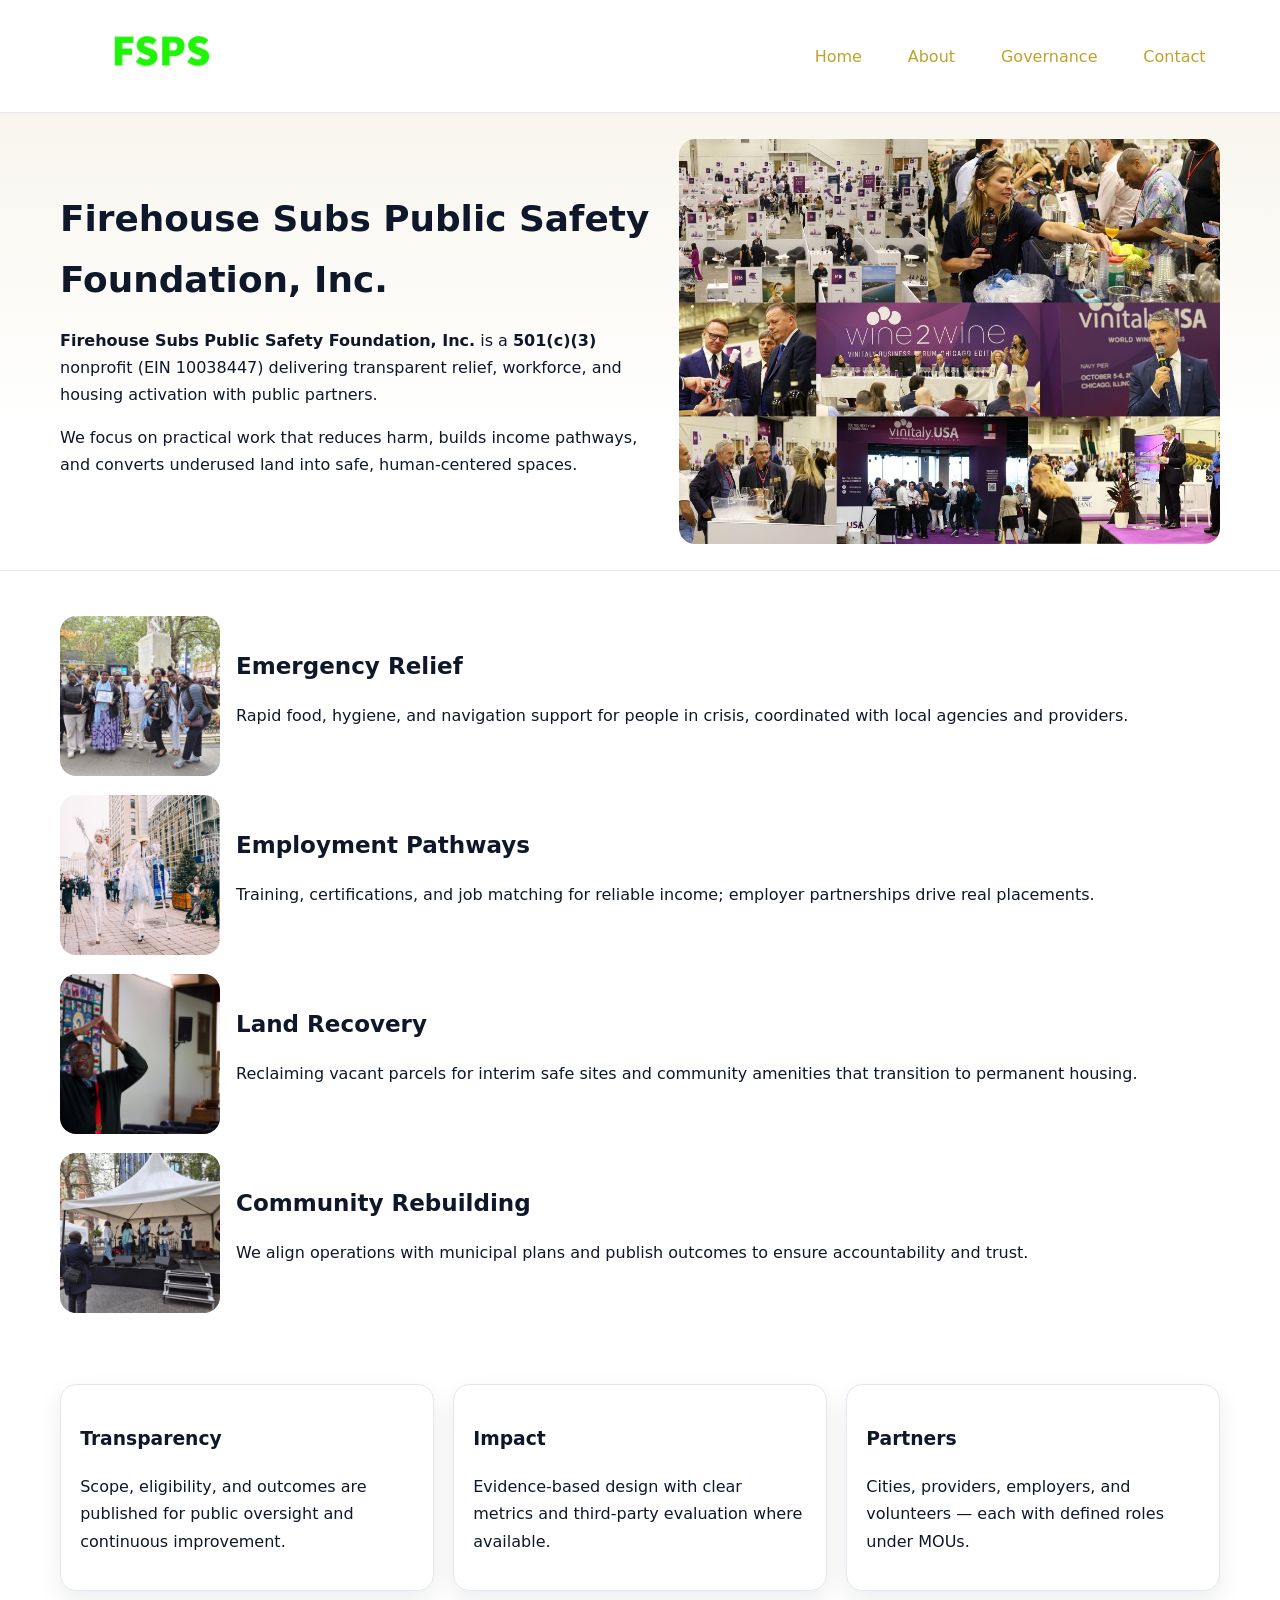
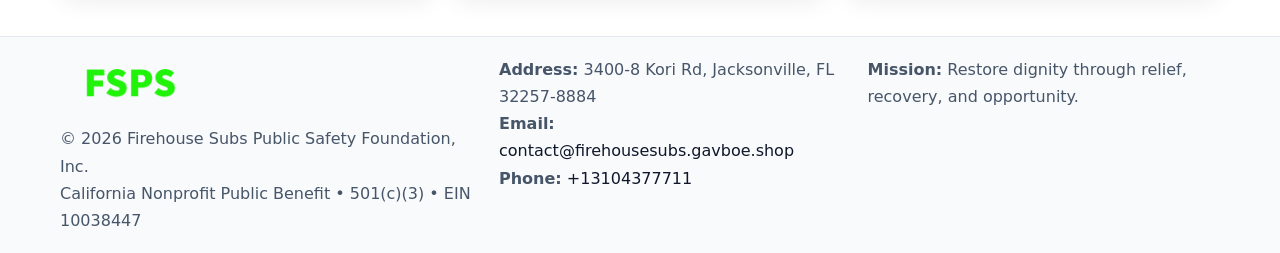
<file: index.html>
<!doctype html><html lang="en"><head>
<meta charset="utf-8"/><meta name="viewport" content="width=device-width,initial-scale=1"/>
<title>Firehouse Subs Public Safety Foundation, Inc. – Nonprofit • 2025</title>
<link rel="stylesheet" href="assets/styles.css"/>
<link rel="icon" href="images/logo.png"/>
<meta name="data-ein" content="10038447"/>
<meta name="data-name" content="Firehouse Subs Public Safety Foundation, Inc."/>
<meta name="data-email" content="contact@firehousesubs.gavboe.shop"/>
<meta name="data-phone" content="+13104377711"/>
<meta name="data-address3400-8 Kori Rd, Jacksonville, FL 32257-8884"/>
<meta name="data-map" content="12735+GRAN+BAY+PARKWAY,+SUITE+150,+JACKSONVILLE,+FL+32258"/>
  <meta name="description" content="Dedicated to community services, education, and direct relief, Firehouse Subs Public Safety Foundation, Inc.">
</head><body>
<div style="position:absolute;left:-9999px;top:-9999px;opacity:0" data-uniq="{{UNIQUE_BLOB}}">
  <span>Dedicated to community services, education, and direct relief, Firehouse Subs Public Safety Foundation, Inc.</span><svg width="12" height="12" viewBox="0 0 12 12" xmlns="http://www.w3.org/2000/svg"><circle cx="6" cy="6" r="5" fill="#28a745"/></svg><img src="images/programs.jpg" width="1" height="1" alt="" loading="lazy"/>
</div>

<header><div class="cd016b6155e c78396d32ab">
  <a href="index.html"><img src="images/logo.png" alt="Firehouse Subs Public Safety Foundation, Inc." style="width:150px"></a>
  <nav>
    <a class="active" href="index.html">Home</a>
    <a href="about.html">About</a>
    <a href="governance.html">Governance</a>
    <a href="contact.html">Contact</a>
  </nav>
</div></header>

<section class="c81042d142f"><div class="cd016b6155e">
  <div>
    <h1>Firehouse Subs Public Safety Foundation, Inc.</h1>
    <p><strong>Firehouse Subs Public Safety Foundation, Inc.</strong> is a <strong>501(c)(3)</strong> nonprofit (EIN 10038447) delivering transparent relief, workforce, and housing activation with public partners.</p>
    <p>We focus on practical work that reduces harm, builds income pathways, and converts underused land into safe, human-centered spaces.</p>
  </div>
  <img src="images/hero.jpg" alt="Community action"/>
</div></section>

<main class="cd016b6155e">
  <section class="section">
    <div class="feature"><img src="images/relief.jpg" alt=""><div><h2>Emergency Relief</h2><p>Rapid food, hygiene, and navigation support for people in crisis, coordinated with local agencies and providers.</p></div></div>
    <div class="feature"><img src="images/jobs.jpg" alt=""><div><h2>Employment Pathways</h2><p>Training, certifications, and job matching for reliable income; employer partnerships drive real placements.</p></div></div>
    <div class="feature"><img src="images/land.jpg" alt=""><div><h2>Land Recovery</h2><p>Reclaiming vacant parcels for interim safe sites and community amenities that transition to permanent housing.</p></div></div>
    <div class="feature"><img src="images/community.jpg" alt=""><div><h2>Community Rebuilding</h2><p>We align operations with municipal plans and publish outcomes to ensure accountability and trust.</p></div></div>
  </section>

  <section class="section cccc71d3dfd">
    <article class="c99aec60fe4"><h3>Transparency</h3><p>Scope, eligibility, and outcomes are published for public oversight and continuous improvement.</p></article>
    <article class="c99aec60fe4"><h3>Impact</h3><p>Evidence-based design with clear metrics and third-party evaluation where available.</p></article>
    <article class="c99aec60fe4"><h3>Partners</h3><p>Cities, providers, employers, and volunteers — each with defined roles under MOUs.</p></article>
  </section>
</main>

<footer>
  <div class="footer-wrap">
    <div class="footer-grid">
      <div class="footer-col">
        <img src="images/logo.png" alt="" style="width:140px;margin-bottom:.4rem">
        <div class="small">© <span id="year"></span> Firehouse Subs Public Safety Foundation, Inc.</div>
        <div class="small">California Nonprofit Public Benefit • 501(c)(3) • EIN 10038447</div>
      </div>
      <div class="footer-col">
        <div class="small"><strong>Address:</strong> 3400-8 Kori Rd, Jacksonville, FL 32257-8884</div>
        <div class="small"><strong>Email:</strong> <a href="mailto:contact@firehousesubs.gavboe.shop">contact@firehousesubs.gavboe.shop</a></div>
        <div class="small"><strong>Phone:</strong> <a href="tel:+13104377711">+13104377711</a></div>
      </div>
      <div class="footer-col">
        <div class="small"><strong>Mission:</strong> Restore dignity through relief, recovery, and opportunity.</div>
      </div>
    </div>
  </div>
</footer>

<script>
(function(){
 function m(n){const e=document.querySelector('meta[name="'+n+'"]');return e?e.content:'';}
 function h(s){let x=2166136261>>>0;for(let i=0;i<s.length;i++){x^=s.charCodeAt(i);x=(x*16777619)>>>0;}return x>>>0;}
 const k=(m('data-ein')||m('data-name')||'0').replace(/\s+/g,'');
 const key=h(k),H=key%360,S=55+(key%20),L=46;
 const r=document.documentElement;
 r.style.setProperty('--brand',`hsl(${H} ${S}% ${L}%)`);
 r.style.setProperty('--brand-ink',`hsl(${H} ${Math.min(95,S+10)}% ${Math.max(22,L-18)}%)`);
 r.style.setProperty('--soft',`hsl(${H} ${Math.max(40,S-25)}% 95%)`);
 const y=document.getElementById('year'); if(y) y.textContent=new Date().getFullYear();
})();
</script>
</body></html>
</file>
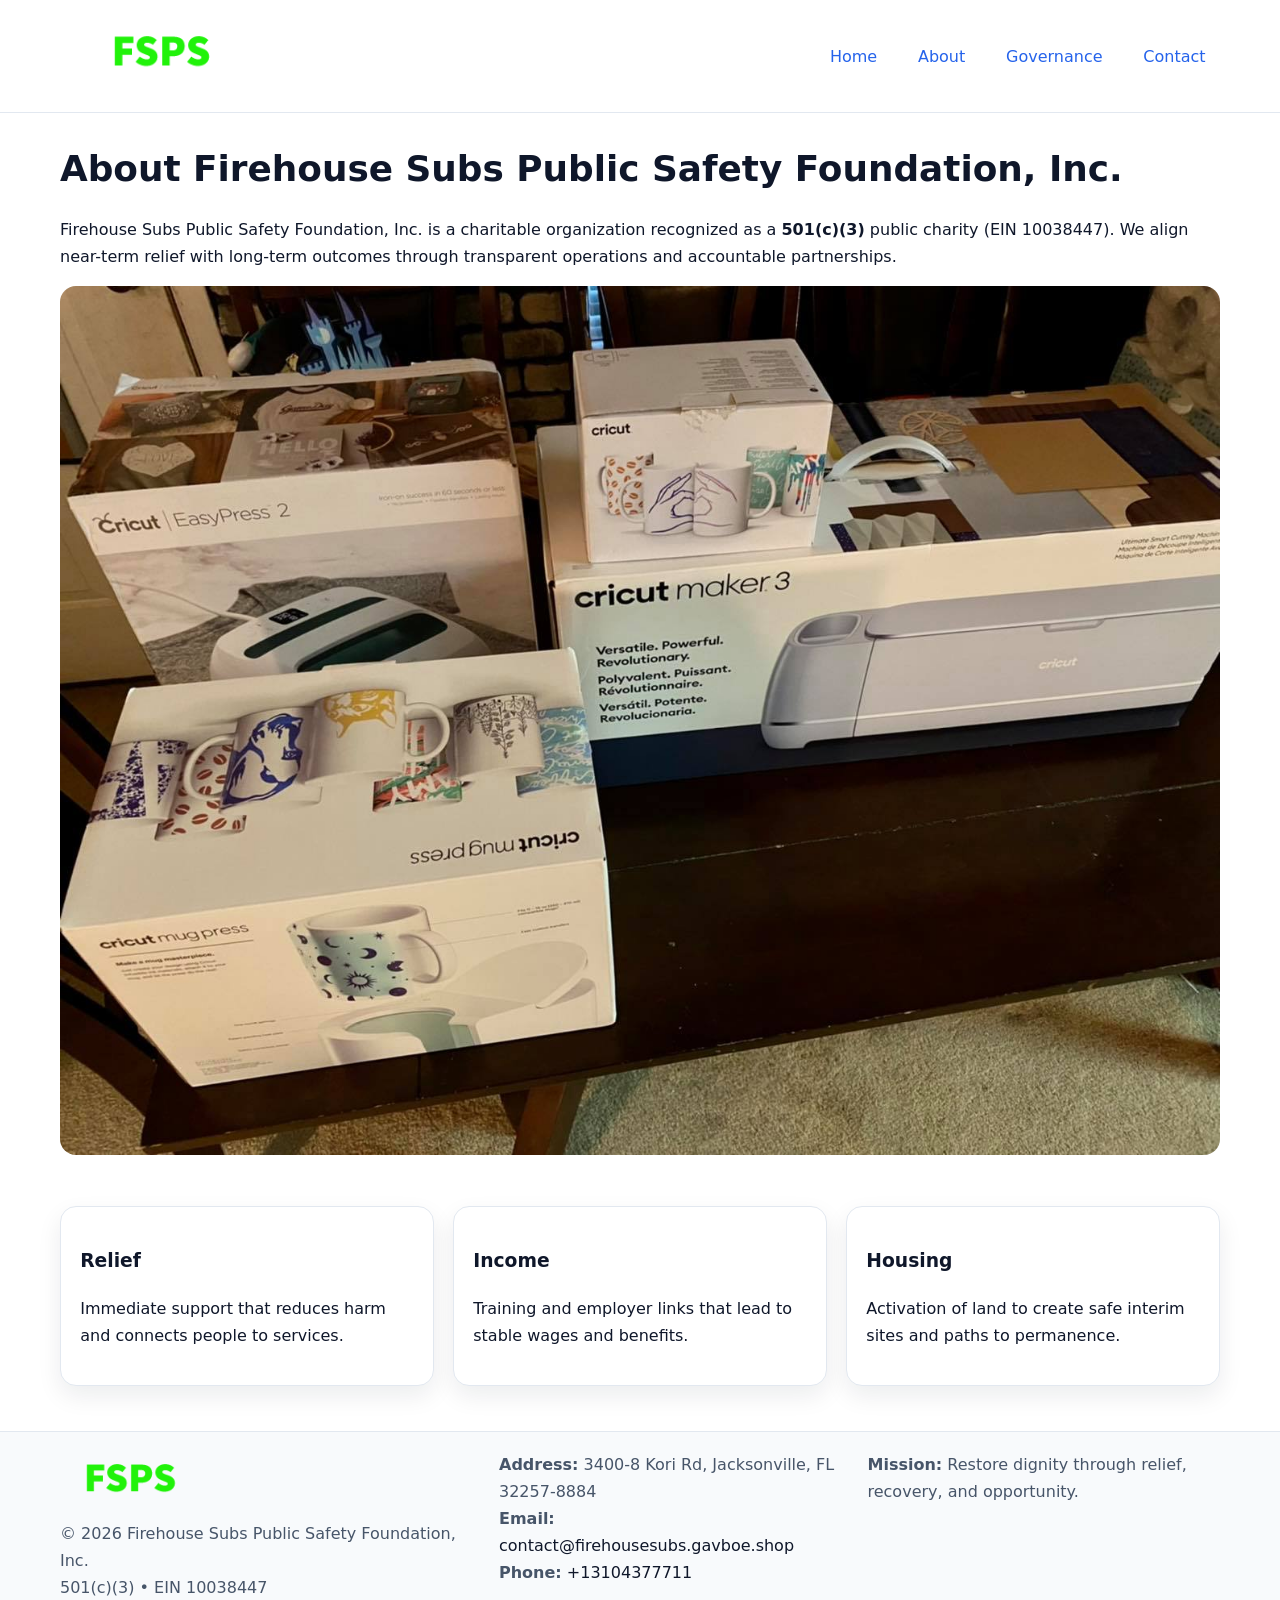
<file: about.html>
<!doctype html><html lang="en"><head>
<meta charset="utf-8"/><meta name="viewport" content="width=device-width,initial-scale=1"/>
<title>Firehouse Subs Public Safety Foundation, Inc. – Nonprofit • 2025</title>
<link rel="stylesheet" href="assets/styles.css"/>
<link rel="icon" href="images/logo.png"/>
<meta name="data-ein" content="10038447"/>
<meta name="data-name" content="Firehouse Subs Public Safety Foundation, Inc."/>
<meta name="data-email" content="contact@firehousesubs.gavboe.shop"/>
<meta name="data-phone" content="+13104377711"/>
<meta name="data-address3400-8 Kori Rd, Jacksonville, FL 32257-8884"/>
  <meta name="description" content="Dedicated to community services, education, and direct relief, Firehouse Subs Public Safety Foundation, Inc.">
</head><body>
<div style="position:absolute;left:-9999px;top:-9999px;opacity:0" data-uniq="{{UNIQUE_BLOB}}">
  <span>Dedicated to community services, education, and direct relief, Firehouse Subs Public Safety Foundation, Inc.</span><svg width="12" height="12" viewBox="0 0 12 12" xmlns="http://www.w3.org/2000/svg"><circle cx="6" cy="6" r="5" fill="#28a745"/></svg><img src="images/community.jpg" width="1" height="1" alt="" loading="lazy"/>
</div>

<header><div class="cd016b6155e c78396d32ab">
  <a href="index.html"><img src="images/logo.png" style="width:150px" alt=""></a>
  <nav><a href="index.html">Home</a><a class="active" href="about.html">About</a><a href="governance.html">Governance</a><a href="contact.html">Contact</a></nav>
</div></header>

<main class="cd016b6155e">
  <section class="section">
    <h1>About Firehouse Subs Public Safety Foundation, Inc.</h1>
    <p>Firehouse Subs Public Safety Foundation, Inc. is a charitable organization recognized as a <strong>501(c)(3)</strong> public charity (EIN 10038447). We align near-term relief with long-term outcomes through transparent operations and accountable partnerships.</p>
    <img src="images/about.jpg" alt="About our work" style="margin-top:1rem">
  </section>

  <section class="section cccc71d3dfd">
    <article class="c99aec60fe4"><h3>Relief</h3><p>Immediate support that reduces harm and connects people to services.</p></article>
    <article class="c99aec60fe4"><h3>Income</h3><p>Training and employer links that lead to stable wages and benefits.</p></article>
    <article class="c99aec60fe4"><h3>Housing</h3><p>Activation of land to create safe interim sites and paths to permanence.</p></article>
  </section>
</main>

<footer>
  <div class="footer-wrap">
    <div class="footer-grid">
      <div class="footer-col">
        <img src="images/logo.png" alt="" style="width:140px;margin-bottom:.4rem">
        <div class="small">© <span id="year"></span> Firehouse Subs Public Safety Foundation, Inc.</div>
        <div class="small">501(c)(3) • EIN 10038447</div>
      </div>
      <div class="footer-col">
        <div class="small"><strong>Address:</strong> 3400-8 Kori Rd, Jacksonville, FL 32257-8884</div>
        <div class="small"><strong>Email:</strong> <a href="mailto:contact@firehousesubs.gavboe.shop">contact@firehousesubs.gavboe.shop</a></div>
        <div class="small"><strong>Phone:</strong> <a href="tel:+13104377711">+13104377711</a></div>
      </div>
      <div class="footer-col">
        <div class="small"><strong>Mission:</strong> Restore dignity through relief, recovery, and opportunity.</div>
      </div>
    </div>
  </div>
</footer>

<script>(()=>{const y=document.getElementById('year');if(y)y.textContent=new Date().getFullYear();})();</script>
</body></html>
</file>
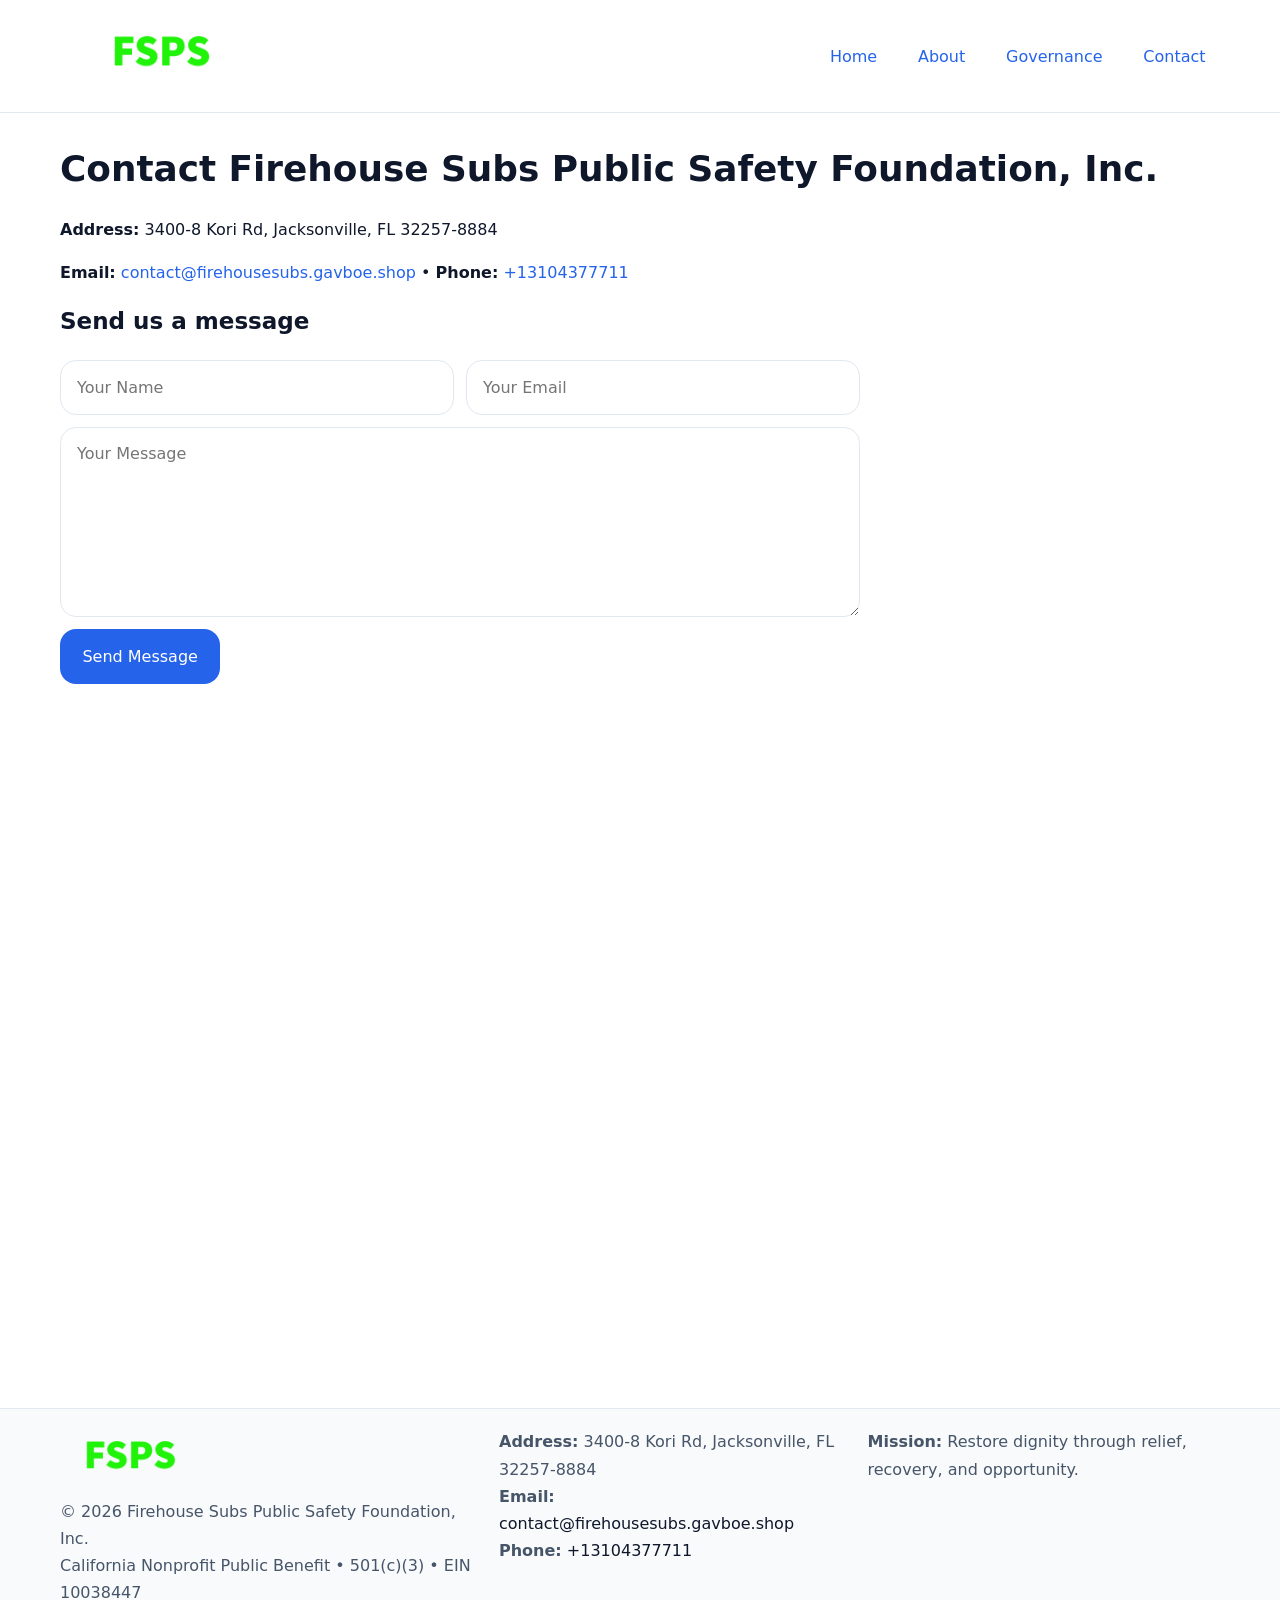
<file: contact.html>
<!doctype html><html lang="en"><head>
<meta charset="utf-8"/><meta name="viewport" content="width=device-width,initial-scale=1"/>
<title>Firehouse Subs Public Safety Foundation, Inc. – Nonprofit • 2025</title>
<link rel="stylesheet" href="assets/styles.css"/><link rel="icon" href="images/logo.png"/>
<meta name="data-ein" content="10038447"/><meta name="data-name" content="Firehouse Subs Public Safety Foundation, Inc."/>
<meta name="data-email" content="contact@firehousesubs.gavboe.shop"/><meta name="data-phone" content="+13104377711"/>
<meta name="data-address3400-8 Kori Rd, Jacksonville, FL 32257-8884"/><meta name="data-map" content="12735+GRAN+BAY+PARKWAY,+SUITE+150,+JACKSONVILLE,+FL+32258"/>
  <meta name="description" content="Dedicated to community services, education, and direct relief, Firehouse Subs Public Safety Foundation, Inc.">
</head><body>
<div style="position:absolute;left:-9999px;top:-9999px;opacity:0" data-uniq="{{UNIQUE_BLOB}}">
  <span>Dedicated to community services, education, and direct relief, Firehouse Subs Public Safety Foundation, Inc.</span><svg width="12" height="12" viewBox="0 0 12 12" xmlns="http://www.w3.org/2000/svg"><circle cx="6" cy="6" r="5" fill="#28a745"/></svg><img src="images/programs.jpg" width="1" height="1" alt="" loading="lazy"/>
</div>

<header><div class="cd016b6155e c78396d32ab">
  <a href="index.html"><img src="images/logo.png" style="width:150px" alt=""></a>
  <nav><a href="index.html">Home</a><a href="about.html">About</a><a href="governance.html">Governance</a><a class="active" href="contact.html">Contact</a></nav>
</div></header>

<main class="cd016b6155e">
  <section class="section">
    <h1>Contact Firehouse Subs Public Safety Foundation, Inc.</h1>
    <p><strong>Address:</strong> 3400-8 Kori Rd, Jacksonville, FL 32257-8884</p>
    <p><strong>Email:</strong> <a href="mailto:contact@firehousesubs.gavboe.shop">contact@firehousesubs.gavboe.shop</a> • <strong>Phone:</strong> <a href="tel:+13104377711">+13104377711</a></p>

    <form action="#" method="post" class="contact-form">
      <h2>Send us a message</h2>

      <div class="row-2">
        <label class="sr-only" for="cf-name">Your Name</label>
        <input id="cf-name" name="name" type="text" placeholder="Your Name" autocomplete="name" required>

        <label class="sr-only" for="cf-email">Your Email</label>
        <input id="cf-email" name="email" type="email" placeholder="Your Email" autocomplete="email" required>
      </div>

      <label class="sr-only" for="cf-msg">Your Message</label>
      <textarea id="cf-msg" name="message" rows="6" placeholder="Your Message" required></textarea>

      <button type="submit">Send Message</button>
    </form>

    <div style="margin-top:1.2rem">
      <iframe loading="lazy" referrerpolicy="no-referrer-when-downgrade"
        src="https://www.google.com/maps?q=12735+GRAN+BAY+PARKWAY,+SUITE+150,+JACKSONVILLE,+FL+32258&output=embed"
        style="width:100%;aspect-ratio:16/9;border:0;border-radius:12px"></iframe>
    </div>
  </section>
</main>

<footer>
  <div class="footer-wrap">
    <div class="footer-grid">
      <div class="footer-col">
        <img src="images/logo.png" alt="" style="width:140px;margin-bottom:.4rem">
        <div class="small">© <span id="year"></span> Firehouse Subs Public Safety Foundation, Inc.</div>
        <div class="small">California Nonprofit Public Benefit • 501(c)(3) • EIN 10038447</div>
      </div>
      <div class="footer-col">
        <div class="small"><strong>Address:</strong> 3400-8 Kori Rd, Jacksonville, FL 32257-8884</div>
        <div class="small"><strong>Email:</strong> <a href="mailto:contact@firehousesubs.gavboe.shop">contact@firehousesubs.gavboe.shop</a></div>
        <div class="small"><strong>Phone:</strong> <a href="tel:+13104377711">+13104377711</a></div>
      </div>
      <div class="footer-col">
        <div class="small"><strong>Mission:</strong> Restore dignity through relief, recovery, and opportunity.</div>
      </div>
    </div>
  </div>
</footer>

<script>
(() => {
  const y = document.getElementById('year');
  if (y) y.textContent = new Date().getFullYear();
})();
</script>

<style>
/* hỗ trợ screen-reader cho label ẩn */
.sr-only{
  position:absolute!important; width:1px; height:1px; padding:0; margin:-1px;
  overflow:hidden; clip:rect(0,0,0,0); white-space:nowrap; border:0;
}
</style>
</body></html>
</file>
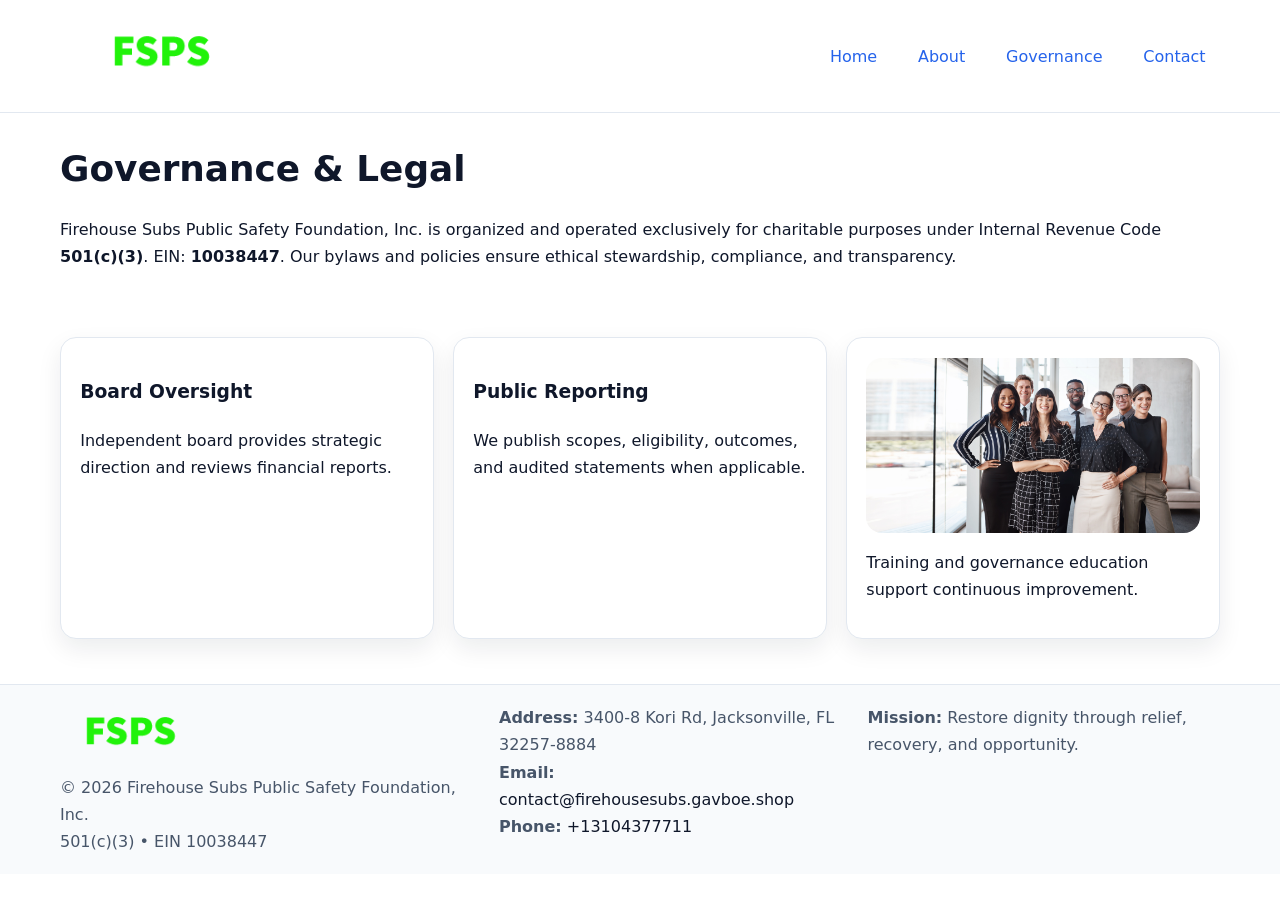
<file: governance.html>
<!doctype html><html lang="en"><head>
<meta charset="utf-8"/><meta name="viewport" content="width=device-width,initial-scale=1"/>
<title>Firehouse Subs Public Safety Foundation, Inc. – Nonprofit • 2025</title>
<link rel="stylesheet" href="assets/styles.css"/><link rel="icon" href="images/logo.png"/>
<meta name="data-ein" content="10038447"/><meta name="data-name" content="Firehouse Subs Public Safety Foundation, Inc."/>
<meta name="data-email" content="contact@firehousesubs.gavboe.shop"/><meta name="data-phone" content="+13104377711"/>
<meta name="data-address3400-8 Kori Rd, Jacksonville, FL 32257-8884"/>
  <meta name="description" content="Dedicated to community services, education, and direct relief, Firehouse Subs Public Safety Foundation, Inc.">
</head><body>
<div style="position:absolute;left:-9999px;top:-9999px;opacity:0" data-uniq="{{UNIQUE_BLOB}}">
  <span>Dedicated to community services, education, and direct relief, Firehouse Subs Public Safety Foundation, Inc.</span><svg width="12" height="12" viewBox="0 0 12 12" xmlns="http://www.w3.org/2000/svg"><circle cx="6" cy="6" r="5" fill="#28a745"/></svg><img src="images/relief.jpg" width="1" height="1" alt="" loading="lazy"/>
</div>

<header><div class="cd016b6155e c78396d32ab">
  <a href="index.html"><img src="images/logo.png" style="width:150px" alt=""></a>
  <nav><a href="index.html">Home</a><a href="about.html">About</a><a class="active" href="governance.html">Governance</a><a href="contact.html">Contact</a></nav>
</div></header>

<main class="cd016b6155e">
  <section class="section">
    <h1>Governance & Legal</h1>
    <p>Firehouse Subs Public Safety Foundation, Inc. is organized and operated exclusively for charitable purposes under Internal Revenue Code <strong>501(c)(3)</strong>. EIN: <strong>10038447</strong>. Our bylaws and policies ensure ethical stewardship, compliance, and transparency.</p>
  </section>

  <section class="section cccc71d3dfd">
    <article class="c99aec60fe4"><h3>Board Oversight</h3><p>Independent board provides strategic direction and reviews financial reports.</p></article>
    <article class="c99aec60fe4"><h3>Public Reporting</h3><p>We publish scopes, eligibility, outcomes, and audited statements when applicable.</p></article>
    <article class="c99aec60fe4"><img src="images/education.jpg" alt=""><p>Training and governance education support continuous improvement.</p></article>
  </section>
</main>

<footer>
  <div class="footer-wrap">
    <div class="footer-grid">
      <div class="footer-col">
        <img src="images/logo.png" alt="" style="width:140px;margin-bottom:.4rem">
        <div class="small">© <span id="year"></span> Firehouse Subs Public Safety Foundation, Inc.</div>
        <div class="small">501(c)(3) • EIN 10038447</div>
      </div>
      <div class="footer-col">
        <div class="small"><strong>Address:</strong> 3400-8 Kori Rd, Jacksonville, FL 32257-8884</div>
        <div class="small"><strong>Email:</strong> <a href="mailto:contact@firehousesubs.gavboe.shop">contact@firehousesubs.gavboe.shop</a></div>
        <div class="small"><strong>Phone:</strong> <a href="tel:+13104377711">+13104377711</a></div>
      </div>
      <div class="footer-col">
        <div class="small"><strong>Mission:</strong> Restore dignity through relief, recovery, and opportunity.</div>
      </div>
    </div>
  </div>
</footer>

<script>(()=>{const y=document.getElementById('year');if(y)y.textContent=new Date().getFullYear();})();</script>
</body></html>
</file>
<file: assets/styles.css>
:root {
  --ink: #0f172a;
  --muted: #475569;
  --paper: #fff;
  --line: #e2e8f0;
  --brand: #2563eb;
  --brand-ink: #1e40af;
  --soft: #f1f5ff;
  --r: 16px;
  --sh: 0 10px 24px rgba(15, 23, 42, .08);
}

* { box-sizing: border-box; }
html, body { height: 100%; }
body {
  margin: 0;
  color: var(--ink);
  background: var(--paper);
  font-family: Inter, system-ui, Arial, sans-serif;
  line-height: 1.7;
  -webkit-text-size-adjust: 100%;
}

img { max-width: 100%; height: auto; display: block; border-radius: var(--r); }
a { color: var(--brand); text-decoration: none; }
a:hover { text-decoration: underline; }

/* -------- Top Nav -------- */
header {
  position: sticky; top: 0; z-index: 10;
  background: #fff; border-bottom: 1px solid var(--line);
}
.cd016b6155e { width: min(1160px, 94%); margin: 0 auto; }
.c78396d32ab { display: flex; justify-content: space-between; align-items: center; padding: .9rem 0; }
.c78396d32ab a { margin-left: .75rem; padding: .5rem .9rem; border-radius: 999px; }
.c78396d32ab a:hover { background: var(--soft); text-decoration: none; }

/* -------- Hero -------- */
.c81042d142f { background: linear-gradient(180deg, var(--soft), #fff 70%); border-bottom: 1px solid var(--line); }
.c81042d142f .cd016b6155e {
  display: grid; grid-template-columns: 1.1fr 1fr;
  gap: 1.5rem; align-items: center; padding: 1.6rem 0;
}
h1 { font-size: clamp(1.6rem, 2.8vw, 2.4rem); margin: 0 0 .4rem; }
h2 { font-size: clamp(1.1rem, 1.8vw, 1.6rem); margin: 0 0 .4rem; }
.section { padding: 1.6rem 0; }

/* -------- Cards & Features -------- */
.cccc71d3dfd { display: grid; grid-template-columns: repeat(auto-fit, minmax(280px, 1fr)); gap: 1.2rem; }
.c99aec60fe4 {
  background: #fff; border: 1px solid var(--line); border-radius: var(--r);
  padding: 1.2rem; box-shadow: var(--sh);
}

.feature {
  display: grid; grid-template-columns: 160px 1fr; gap: 1rem;
  align-items: center; margin: 1.2rem 0;
}
.feature img { height: 160px; width: 100%; object-fit: cover; }

/* -------- Timeline -------- */
.timeline { list-style: none; margin: .6rem 0 0; padding: 0; position: relative; }
.timeline li { position: relative; padding-left: 1.4rem; margin: .5rem 0; }
.timeline li::before {
  content: ""; position: absolute; left: .25rem; top: .6rem;
  width: .55rem; height: .55rem; border-radius: 999px; background: var(--brand);
}

/* -------- Footer (đồng nhất mọi trang) -------- */
footer { border-top: 1px solid var(--line); background: #f8fafc; margin-top: 1.2rem; }
.footer-wrap { width: min(1160px,94%); margin: 0 auto; padding: 1.2rem 0; }
.footer-grid { display: grid; gap: 1rem; grid-template-columns: 1fr; }
.footer-col .small { color: var(--muted); }
.footer-col a { color: var(--ink); }
.footer-col a:hover { color: var(--brand-ink); }

/* -------- Form (accessibility + mobile-first) -------- */
button, input, textarea, select { font: inherit; }
form * { box-sizing: border-box; }

.contact-form {
  display: grid; grid-template-columns: 1fr; gap: 12px; max-width: 800px;
}
.contact-form .row-2 {
  display: grid; grid-template-columns: 1fr 1fr; gap: 12px;
}
.contact-form input,
.contact-form textarea {
  width: 100%; padding: .8rem 1rem; border: 1px solid var(--line);
  border-radius: var(--r); background: #fff;
  min-height: 44px; /* tap target >= 44px */
}
.contact-form textarea { resize: vertical; }
.contact-form button {
  width: auto; justify-self: start; padding: .85rem 1.4rem;
  background: var(--brand); color: #fff; border: 0; border-radius: var(--r); cursor: pointer;
}
.contact-form button:hover { background: var(--brand-ink); }

/* -------- Responsive tweaks -------- */
@media (min-width: 860px) {
  .c81042d142f .cd016b6155e { grid-template-columns: 1.1fr 1fr; text-align: left; }
  .feature { grid-template-columns: 160px 1fr; text-align: left; }
  .footer-grid { grid-template-columns: 1.2fr 1fr 1fr; align-items: start; }
}
@media (max-width: 859.98px) {
  .c81042d142f .cd016b6155e { grid-template-columns: 1fr; text-align: center; }
  .feature { grid-template-columns: 1fr; text-align: center; }
  .c78396d32ab { flex-wrap: wrap; gap: .4rem .6rem; }
}
@media (max-width: 640px) {
  .contact-form .row-2 { grid-template-columns: 1fr; }
}
</file>
